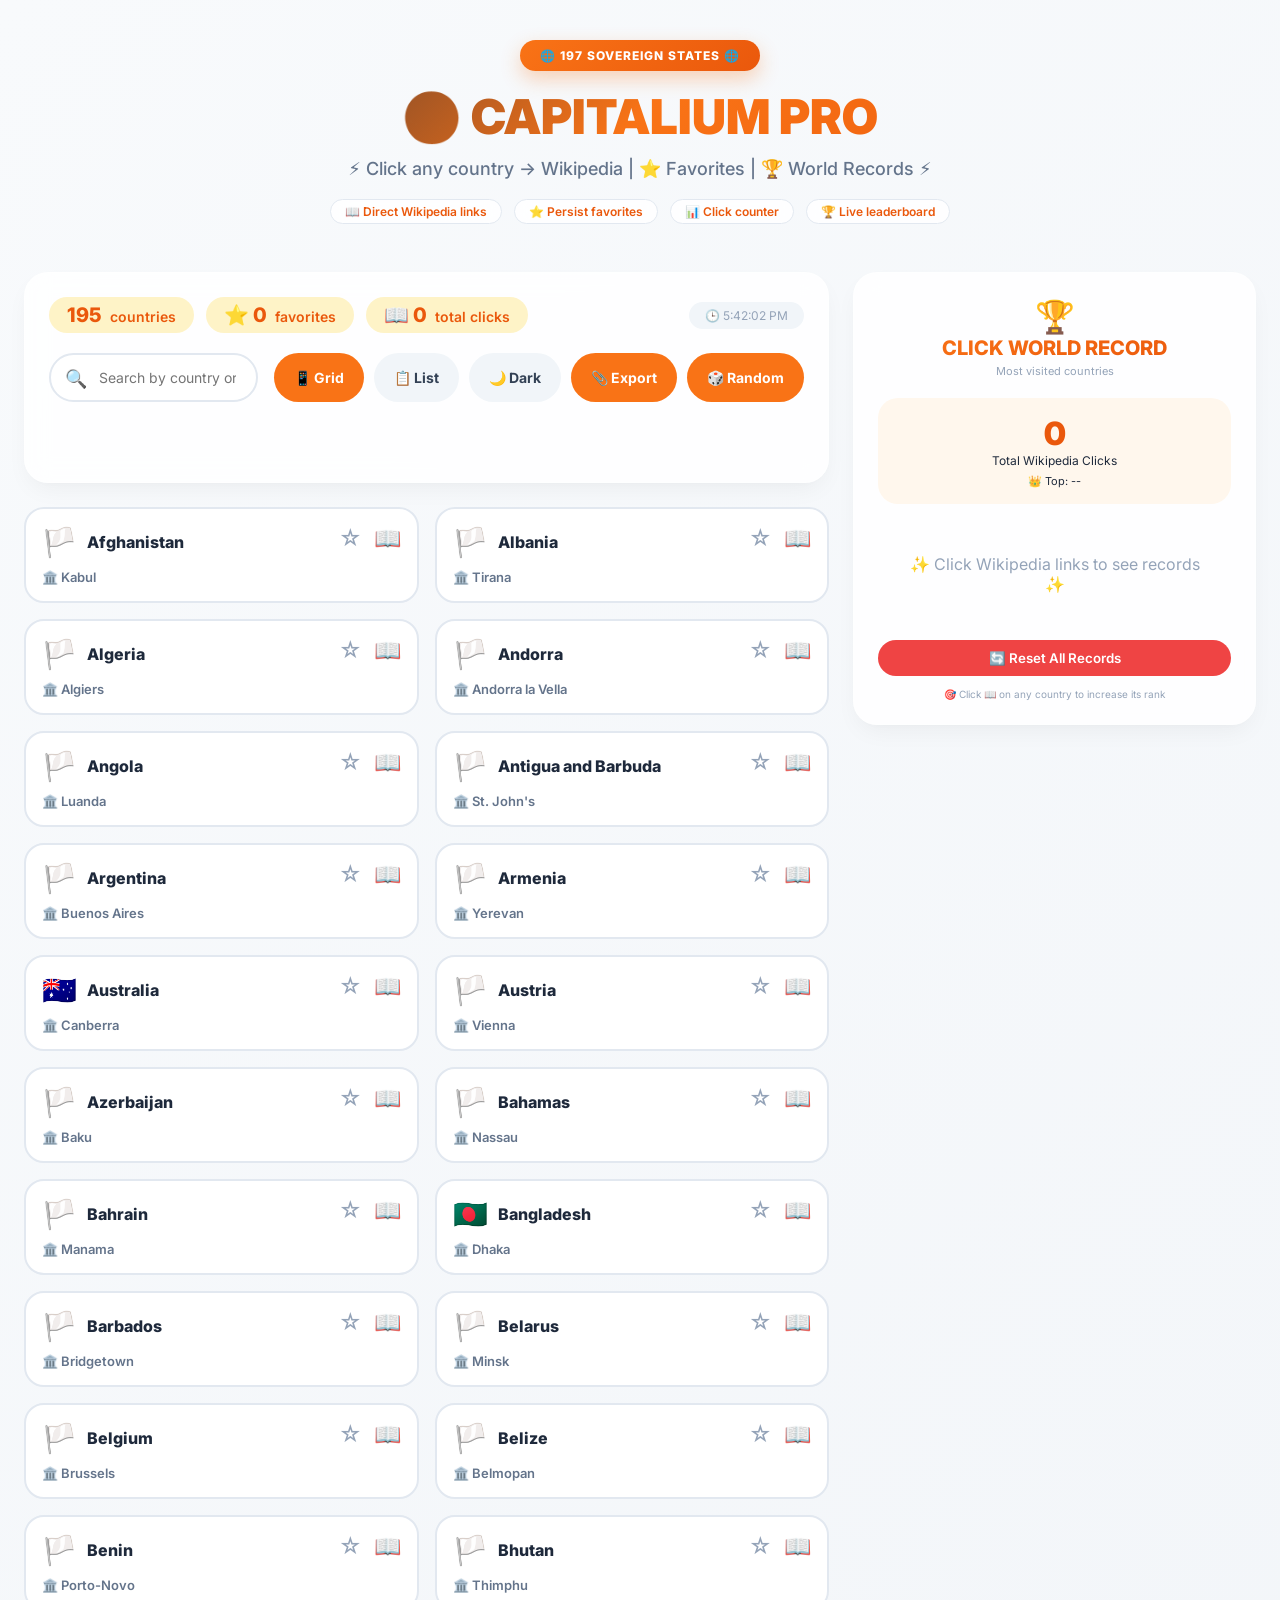
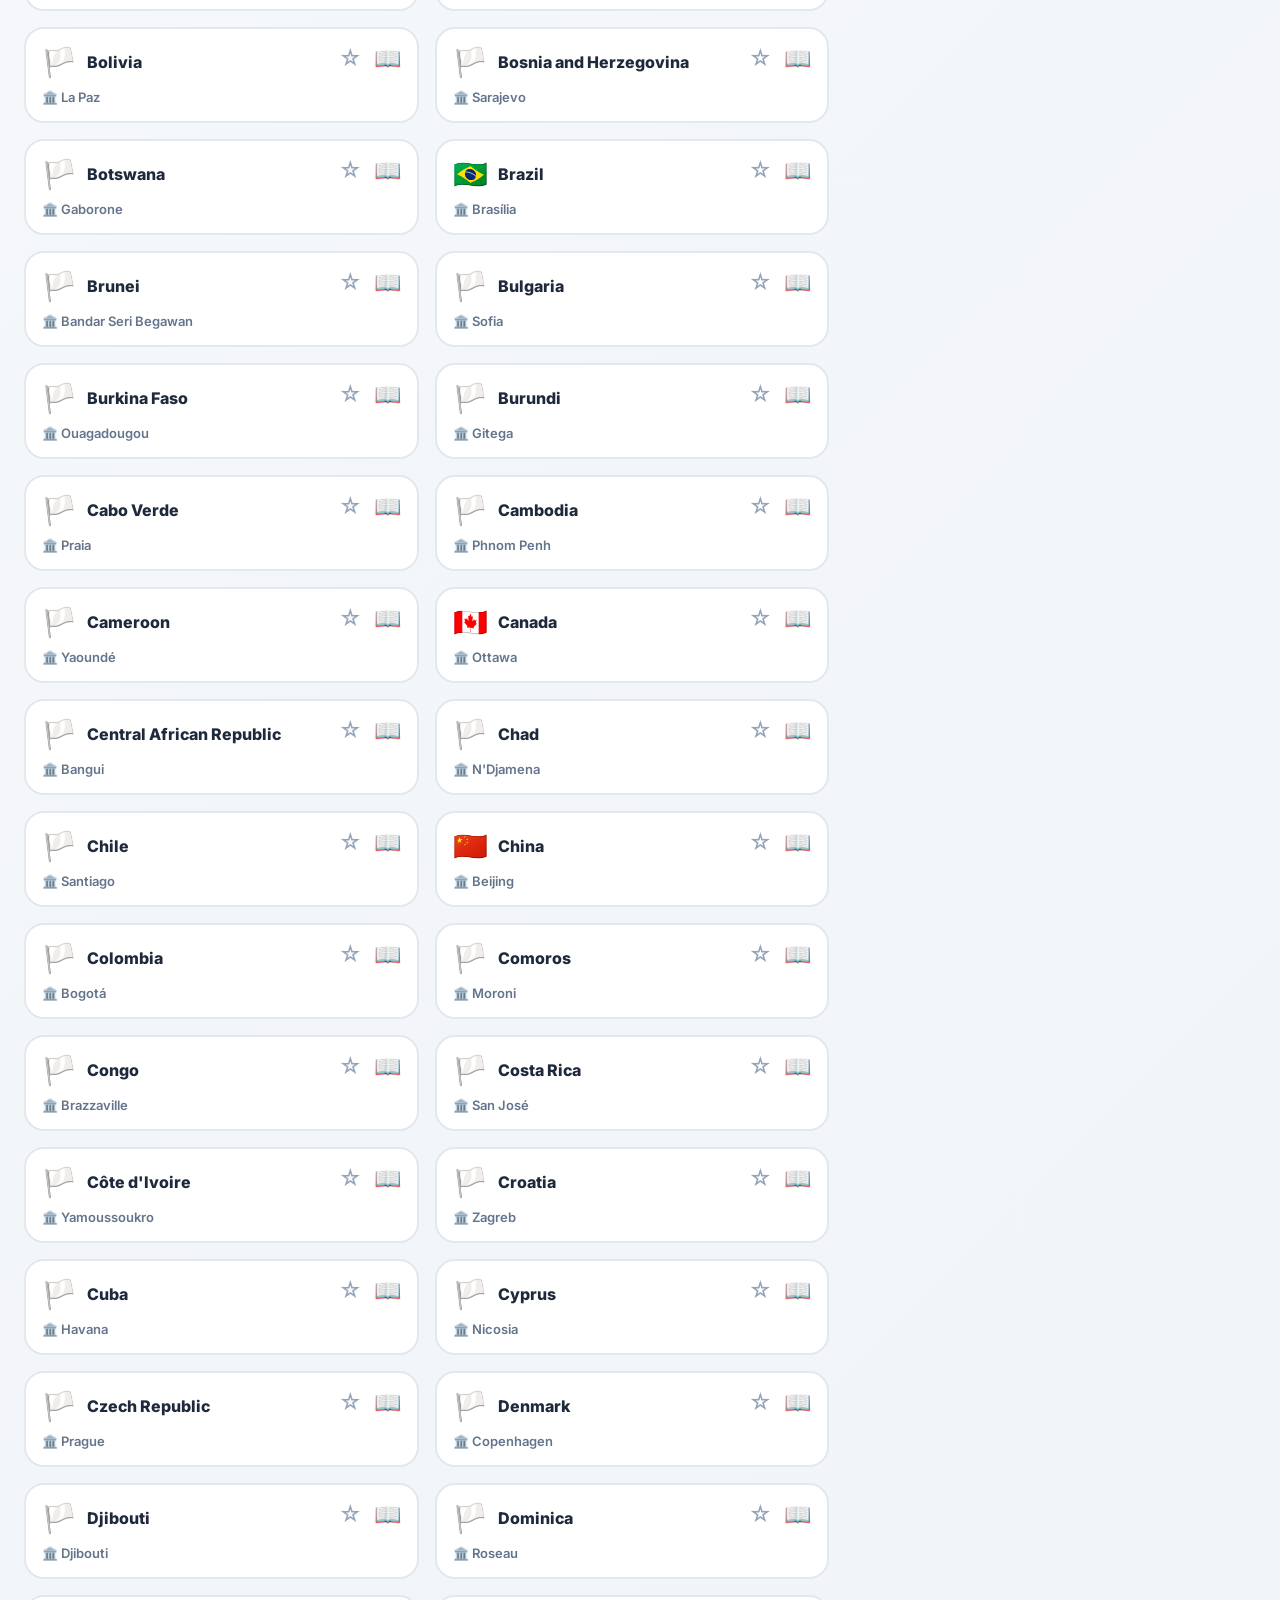
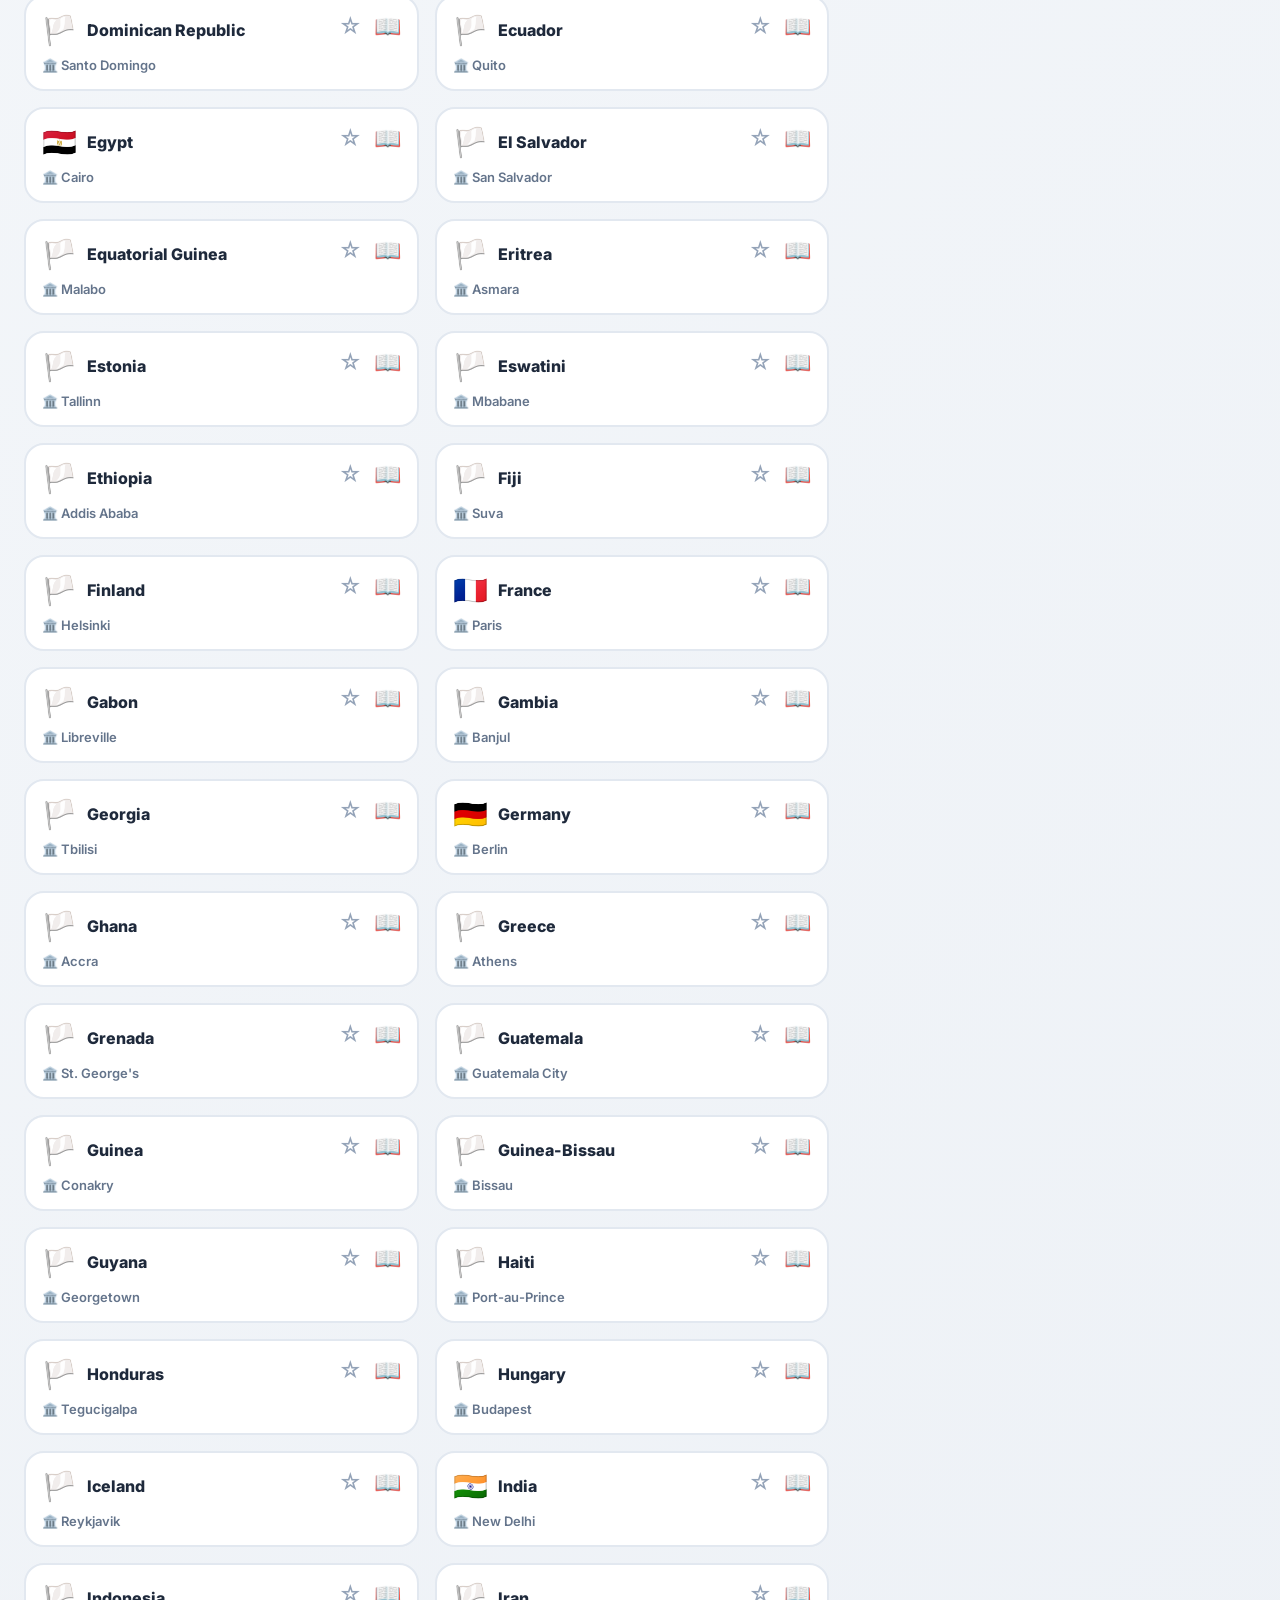
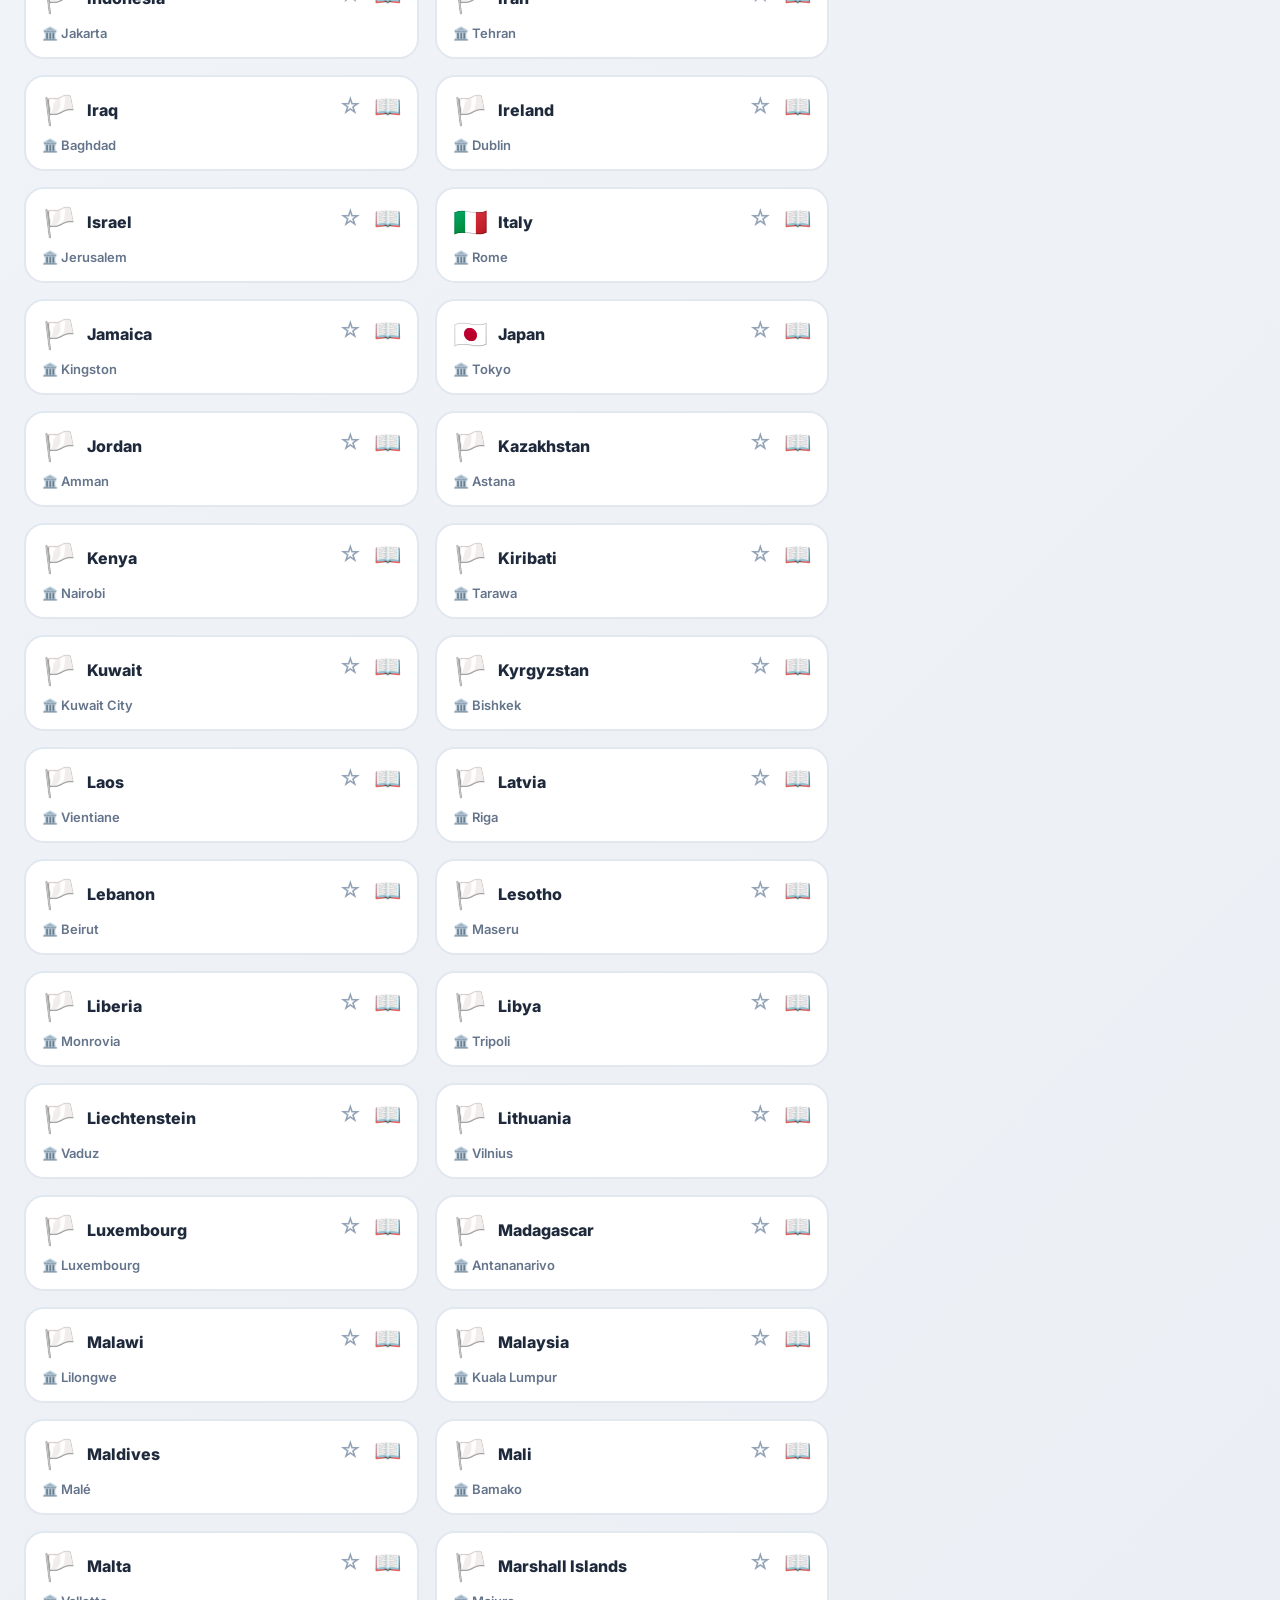
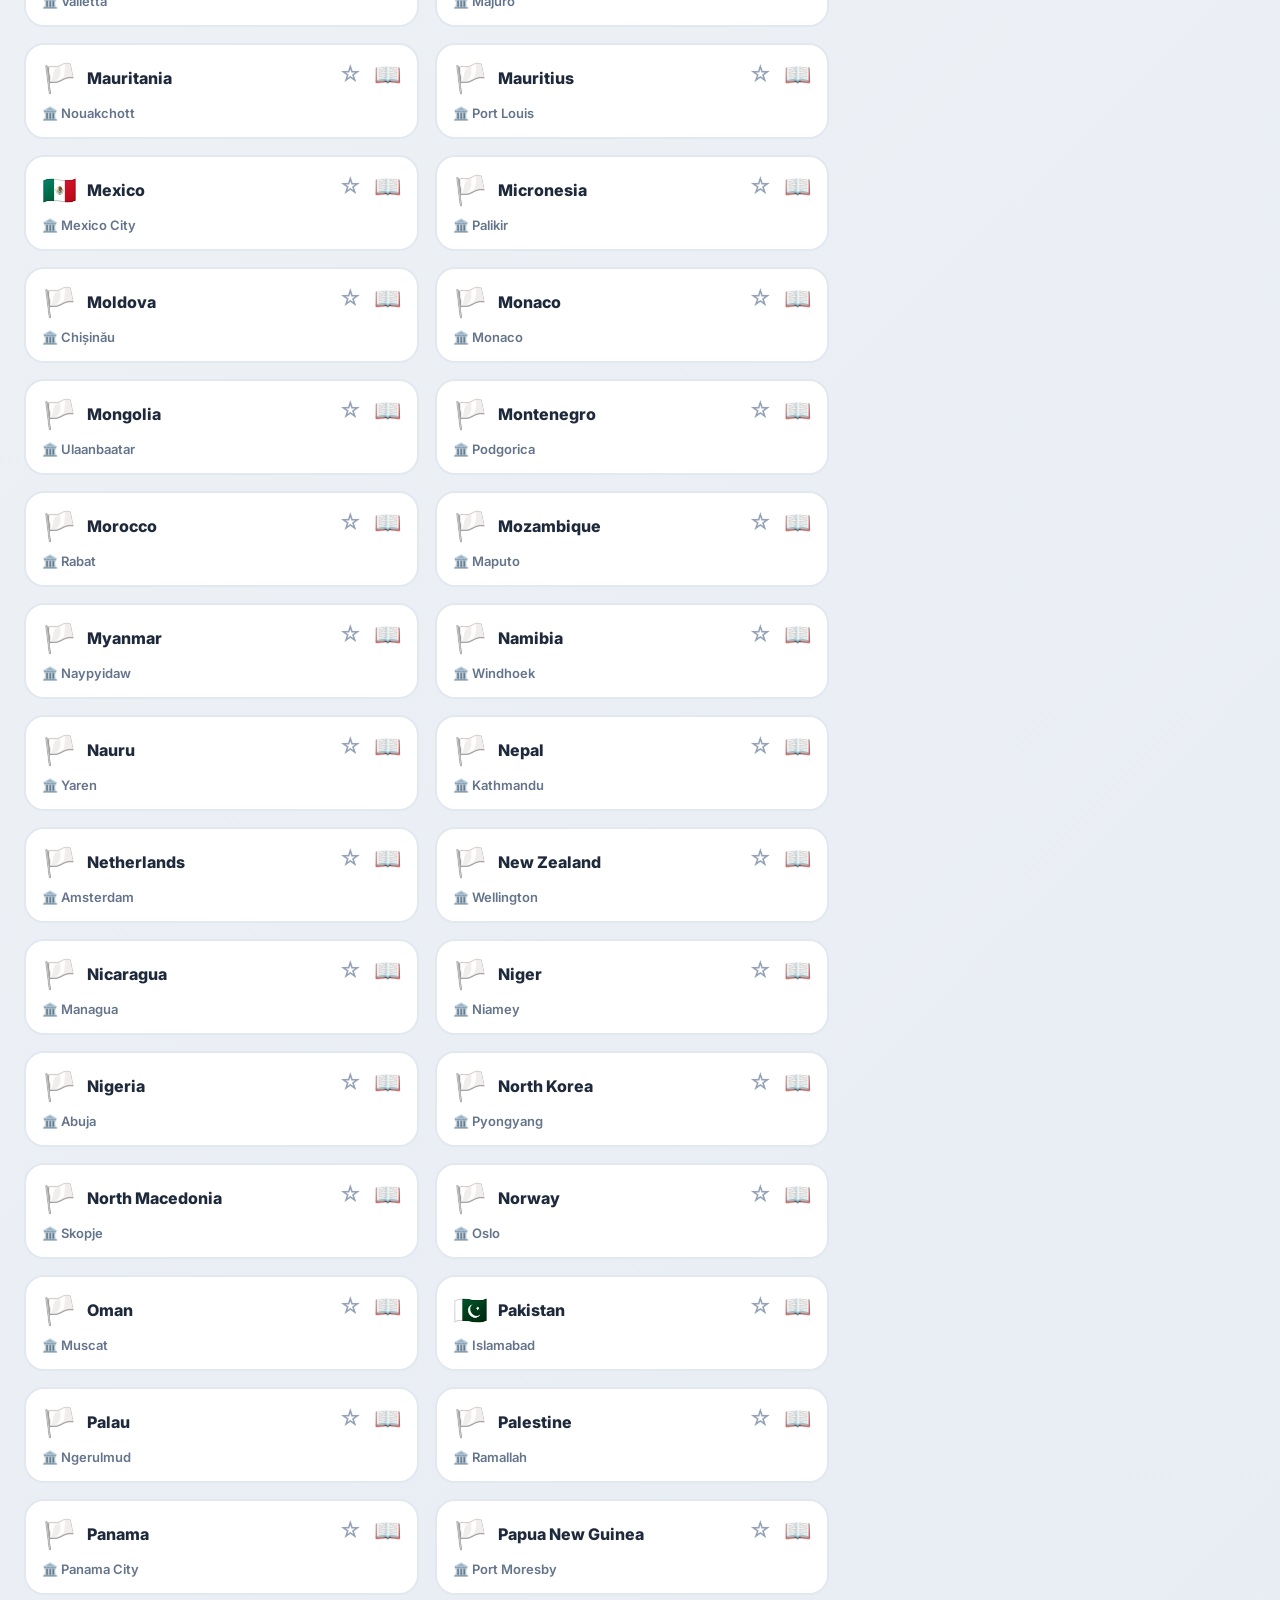
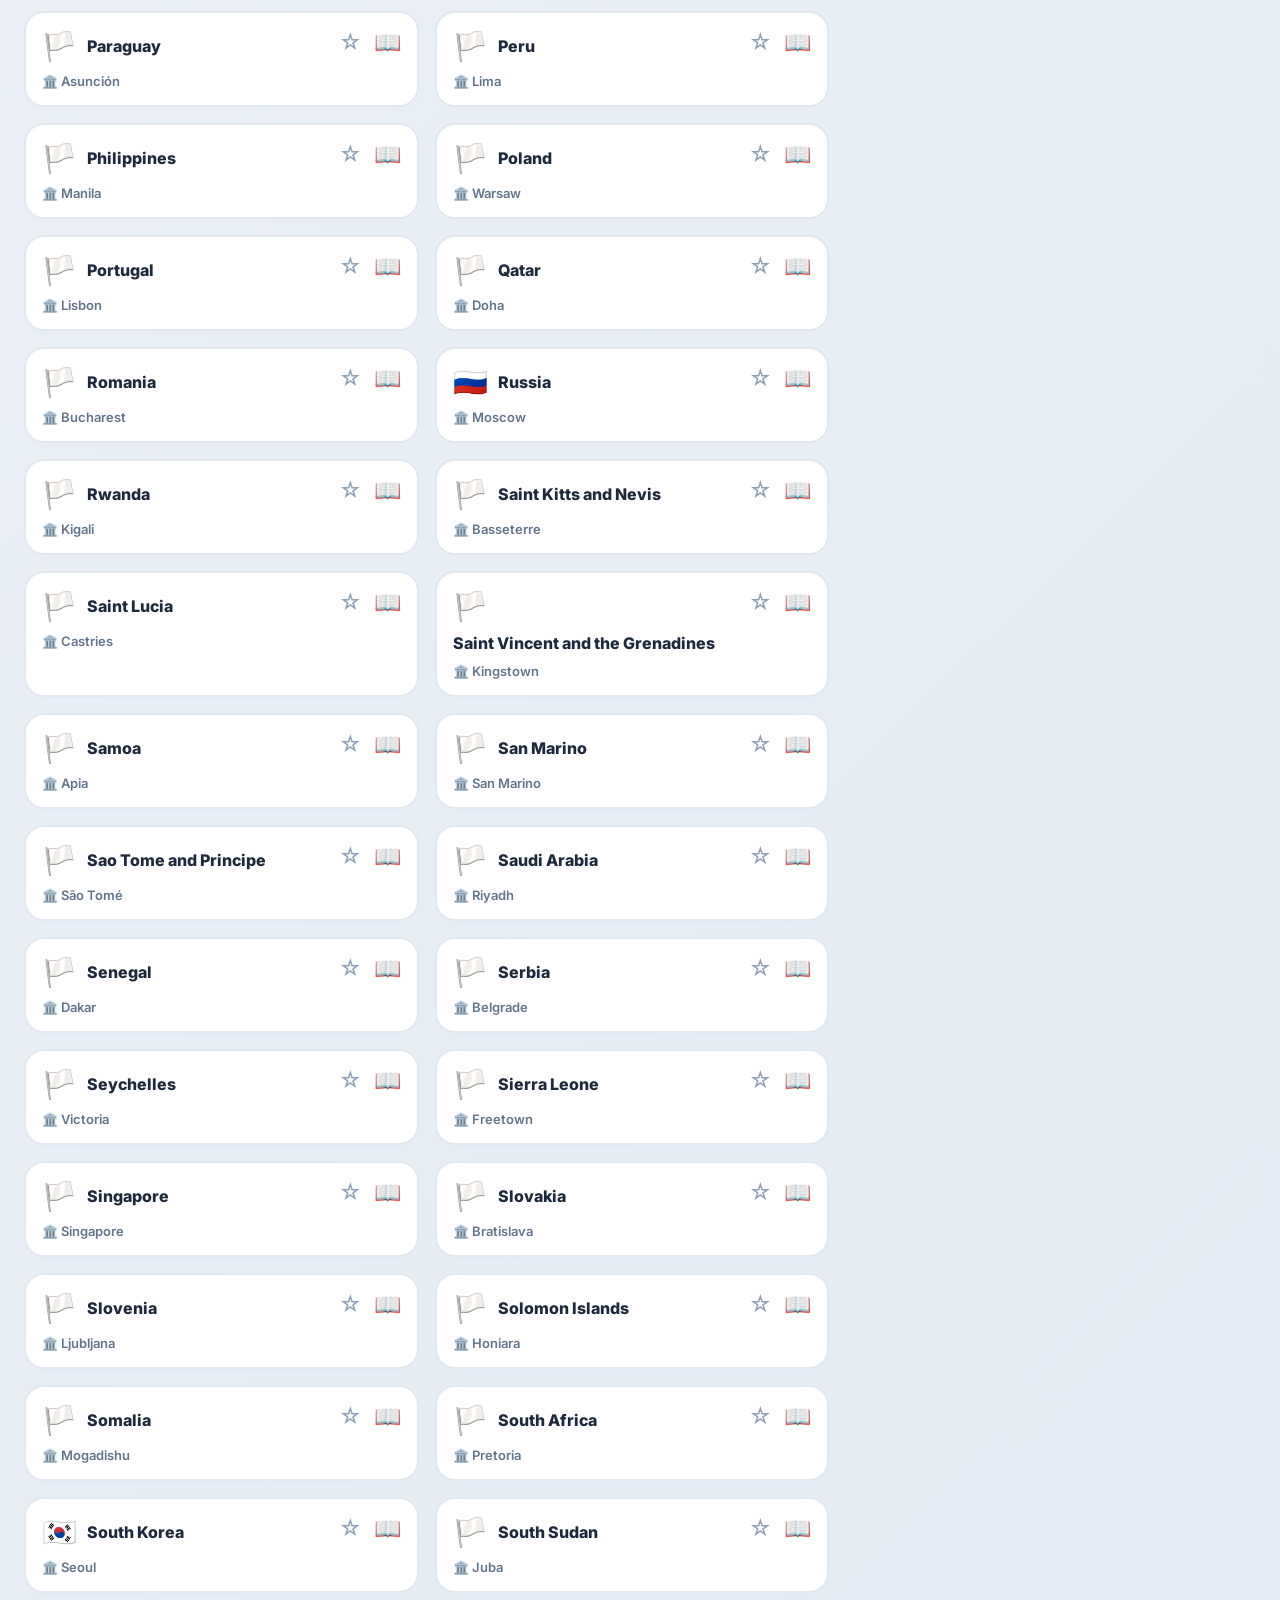
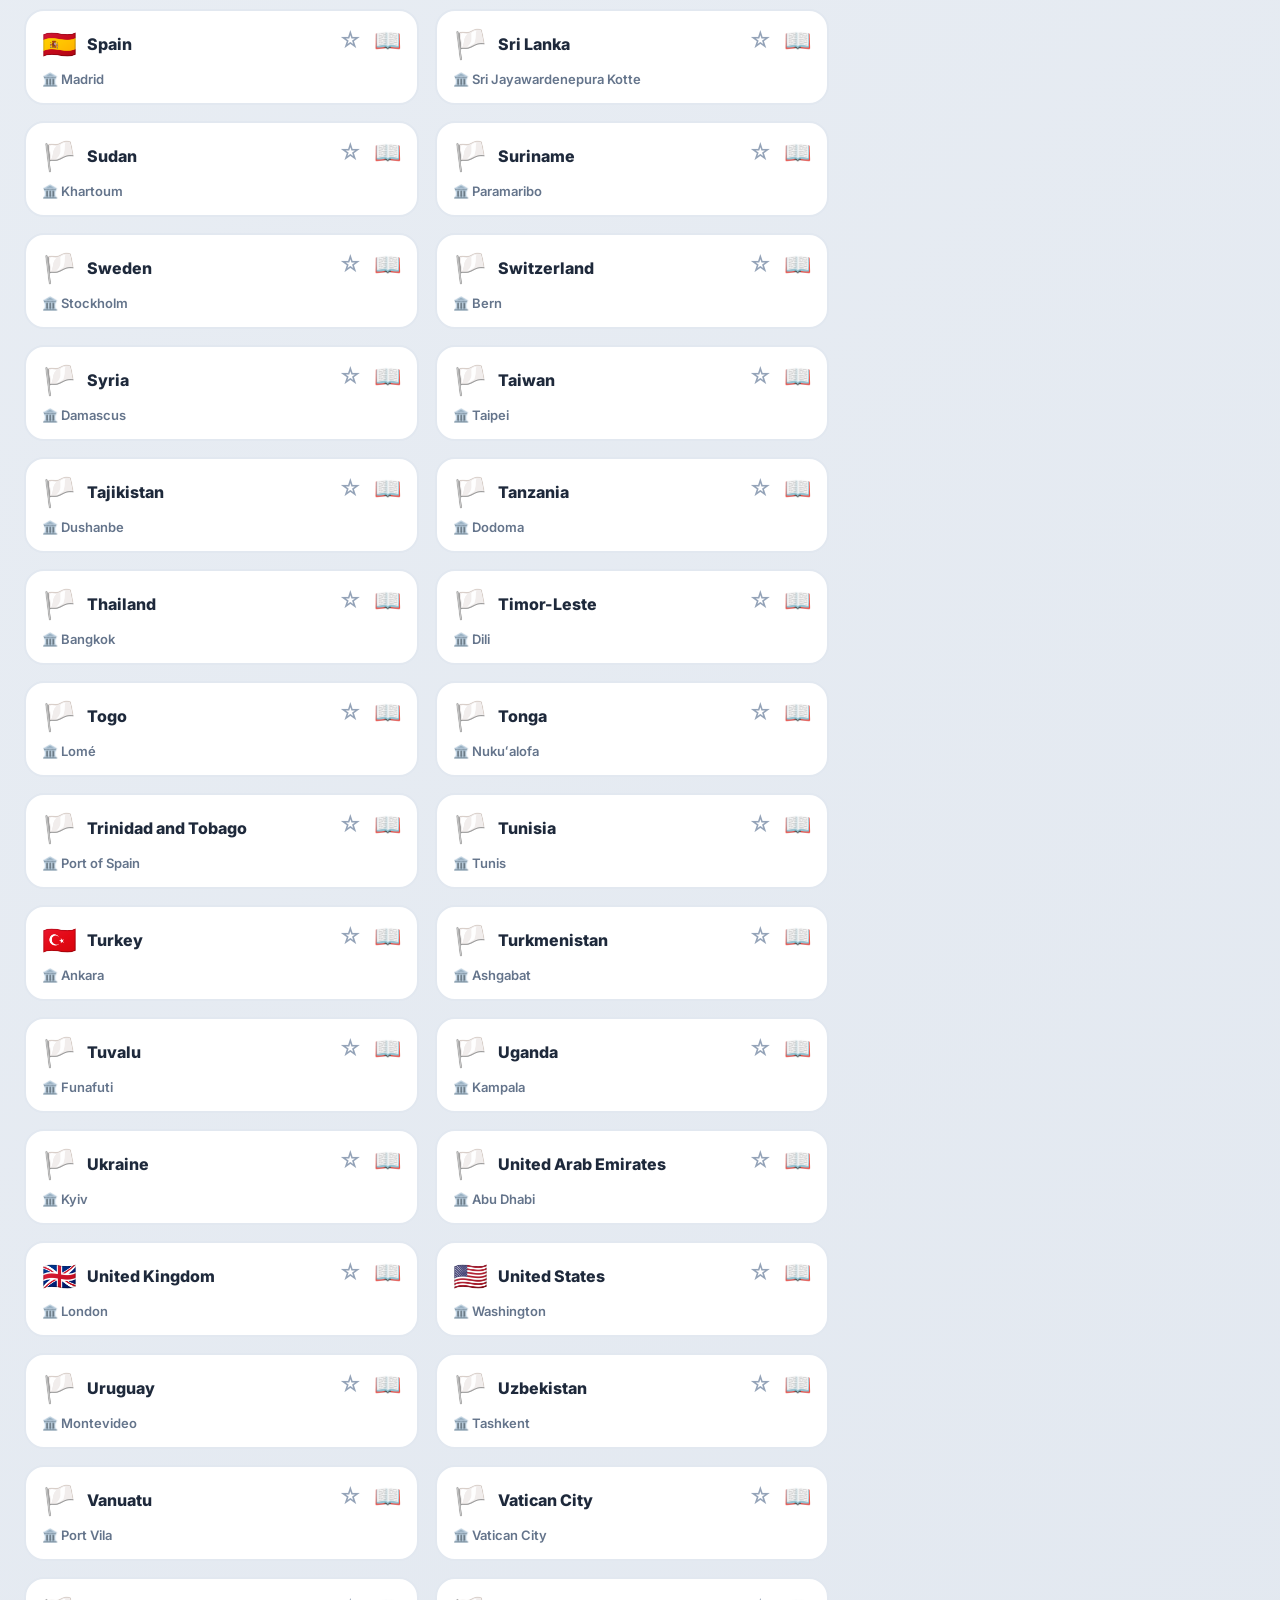
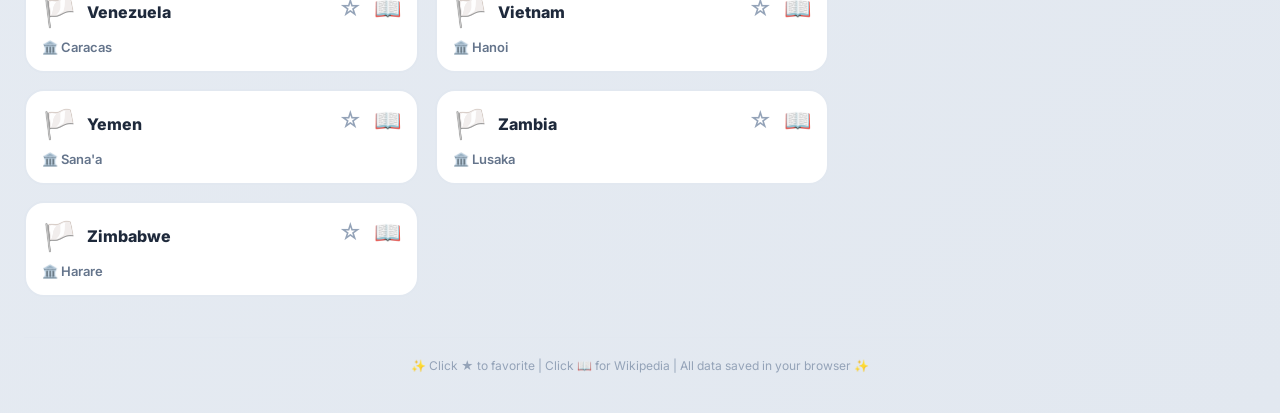
<file: index.html>
<!DOCTYPE html>
<html lang="en">
<head>
  <meta charset="UTF-8">
  <meta name="viewport" content="width=device-width, initial-scale=1.0, user-scalable=yes">
  <title>🌍 CAPITALIUM PRO | World Capitals Wikipedia Gateway</title>
  <link href="https://fonts.googleapis.com/css2?family=Inter:opsz,wght@300;400;500;600;700;800;900&display=swap" rel="stylesheet">
  <style>
    * {
      margin: 0;
      padding: 0;
      box-sizing: border-box;
      font-family: 'Inter', system-ui, -apple-system, sans-serif;
    }

    /* LIGHT MODE (default) */
    :root {
      --bg-start: #f8fafc;
      --bg-end: #e2e8f0;
      --card-bg: #ffffff;
      --card-border: #e2e8f0;
      --card-hover-border: #f97316;
      --text-primary: #1e293b;
      --text-secondary: #64748b;
      --text-muted: #94a3b8;
      --glass-bg: rgba(255, 255, 255, 0.85);
      --glass-border: rgba(255, 255, 255, 0.3);
      --badge-bg: #fff7ed;
      --badge-text: #ea580c;
      --stats-bg: #fef3c7;
      --btn-bg: #f1f5f9;
      --btn-text: #334155;
      --btn-primary-bg: #f97316;
      --btn-primary-text: white;
      --btn-hover-bg: #ea580c;
      --leaderboard-bg: #f8fafc;
      --border-color: #e2e8f0;
      --shadow: 0 10px 25px -5px rgba(0, 0, 0, 0.05), 0 8px 10px -6px rgba(0, 0, 0, 0.02);
      --toast-bg: #1e293b;
      --scrollbar-track: #f1f1f1;
      --scrollbar-thumb: #f97316;
    }

    /* DARK MODE */
    body.dark {
      --bg-start: #0f0f1a;
      --bg-end: #1a1a2e;
      --card-bg: #1e1e2e;
      --card-border: #2d2d44;
      --card-hover-border: #f97316;
      --text-primary: #f1f5f9;
      --text-secondary: #94a3b8;
      --text-muted: #64748b;
      --glass-bg: rgba(30, 30, 46, 0.85);
      --glass-border: rgba(255, 255, 255, 0.1);
      --badge-bg: #2d1b0a;
      --badge-text: #fb923c;
      --stats-bg: #2a1f0c;
      --btn-bg: #334155;
      --btn-text: #cbd5e1;
      --btn-primary-bg: #f97316;
      --btn-primary-text: white;
      --btn-hover-bg: #ea580c;
      --leaderboard-bg: #1a1a2e;
      --border-color: #334155;
      --shadow: 0 10px 25px -5px rgba(0, 0, 0, 0.3);
      --toast-bg: #f97316;
      --scrollbar-track: #1e1e2e;
      --scrollbar-thumb: #f97316;
    }

    body {
      background: linear-gradient(135deg, var(--bg-start), var(--bg-end));
      min-height: 100vh;
      transition: background 0.3s ease, color 0.3s ease;
      color: var(--text-primary);
    }

    /* Custom Scrollbar */
    ::-webkit-scrollbar { width: 8px; height: 8px; }
    ::-webkit-scrollbar-track { background: var(--scrollbar-track); border-radius: 10px; }
    ::-webkit-scrollbar-thumb { background: linear-gradient(135deg, var(--scrollbar-thumb), #ea580c); border-radius: 10px; }
    ::-webkit-scrollbar-thumb:hover { background: #ea580c; }

    /* Animations */
    @keyframes float { 0%, 100% { transform: translateY(0); } 50% { transform: translateY(-5px); } }
    @keyframes pulse-ring { 0% { box-shadow: 0 0 0 0 rgba(249, 115, 22, 0.4); } 70% { box-shadow: 0 0 0 10px rgba(249, 115, 22, 0); } 100% { box-shadow: 0 0 0 0 rgba(249, 115, 22, 0); } }
    @keyframes slideIn { from { opacity: 0; transform: translateY(20px); } to { opacity: 1; transform: translateY(0); } }
    @keyframes shimmer { 0% { background-position: -200% 0; } 100% { background-position: 200% 0; } }
    @keyframes glow-pulse { 0%, 100% { opacity: 0.6; } 50% { opacity: 1; text-shadow: 0 0 10px rgba(249, 115, 22, 0.5); } }

    .hero-badge { animation: float 3s ease-in-out infinite; }
    .pulse-ring { animation: pulse-ring 2s cubic-bezier(0.4, 0, 0.6, 1) infinite; }
    .country-card { animation: slideIn 0.3s ease backwards; transition: all 0.3s cubic-bezier(0.4, 0, 0.2, 1); }
    .country-card:hover { transform: translateY(-4px) scale(1.01); box-shadow: 0 20px 25px -12px rgba(0, 0, 0, 0.15); }
    .record-glow { animation: glow-pulse 2s ease-in-out infinite; }
    .btn-hover:active { transform: scale(0.96); }

    /* Glass morphism */
    .glass {
      background: var(--glass-bg);
      backdrop-filter: blur(12px);
      border: 1px solid var(--glass-border);
      border-radius: 24px;
      box-shadow: var(--shadow);
    }

    /* Layout */
    .container { max-width: 1400px; margin: 0 auto; padding: 40px 24px; }
    .hero { text-align: center; margin-bottom: 48px; }
    .badge-text {
      display: inline-block;
      background: linear-gradient(135deg, #f97316, #ea580c);
      color: white;
      font-size: 12px;
      font-weight: 800;
      padding: 8px 20px;
      border-radius: 60px;
      margin-bottom: 16px;
      letter-spacing: 1px;
      box-shadow: 0 8px 20px rgba(249, 115, 22, 0.3);
    }
    h1 {
      font-size: 48px;
      font-weight: 900;
      background: linear-gradient(135deg, #1e293b, #f97316, #ea580c);
      background-clip: text;
      -webkit-background-clip: text;
      color: transparent;
      margin-bottom: 12px;
    }
    body.dark h1 { background: linear-gradient(135deg, #ffffff, #f97316, #fb923c); background-clip: text; -webkit-background-clip: text; }
    .subtitle { color: var(--text-secondary); font-size: 18px; font-weight: 500; margin-top: 8px; }

    /* Feature badges */
    .feature-badges { display: flex; justify-content: center; gap: 12px; flex-wrap: wrap; margin-top: 20px; }
    .feature-badge {
      background: var(--glass-bg);
      backdrop-filter: blur(8px);
      padding: 4px 14px;
      border-radius: 60px;
      font-size: 12px;
      font-weight: 600;
      color: var(--badge-text);
      border: 1px solid var(--border-color);
    }

    /* Grid Layout (2 columns) */
    .main-grid { display: grid; grid-template-columns: 2fr 1fr; gap: 24px; }
    @media (max-width: 900px) { .main-grid { grid-template-columns: 1fr; } }

    /* Controls Panel */
    .controls-panel { padding: 24px; margin-bottom: 24px; }
    .stats-row { display: flex; flex-wrap: wrap; justify-content: space-between; align-items: center; gap: 16px; margin-bottom: 20px; }
    .stats-group { display: flex; gap: 12px; flex-wrap: wrap; }
    .stat-chip {
      background: var(--stats-bg);
      padding: 6px 18px;
      border-radius: 60px;
      font-weight: 600;
      color: var(--badge-text);
      font-size: 14px;
      cursor: pointer;
      transition: all 0.2s;
      border: none;
    }
    .stat-chip:hover { opacity: 0.8; transform: translateY(-2px); }
    .stat-chip span { font-size: 20px; font-weight: 800; margin-right: 4px; color: var(--badge-text); }
    .clock { font-size: 12px; color: var(--text-muted); background: var(--btn-bg); padding: 6px 16px; border-radius: 60px; }

    /* Search & Controls */
    .search-controls { display: flex; flex-wrap: wrap; gap: 16px; margin-bottom: 16px; }
    .search-wrapper { flex: 1; position: relative; }
    .search-icon { position: absolute; left: 16px; top: 50%; transform: translateY(-50%); font-size: 18px; color: var(--text-muted); }
    #searchInput {
      width: 100%;
      padding: 14px 20px 14px 48px;
      border: 2px solid var(--card-border);
      border-radius: 60px;
      font-size: 14px;
      background: var(--card-bg);
      color: var(--text-primary);
      outline: none;
      transition: all 0.2s;
    }
    #searchInput:focus { border-color: #f97316; box-shadow: 0 0 0 3px rgba(249, 115, 22, 0.1); }
    .clear-btn {
      position: absolute; right: 16px; top: 50%; transform: translateY(-50%);
      background: none; border: none; font-size: 18px; cursor: pointer; color: var(--text-muted);
      display: none;
    }
    .clear-btn:hover { color: #ef4444; }
    .btn-group { display: flex; gap: 10px; flex-wrap: wrap; }
    .btn {
      padding: 10px 20px;
      border-radius: 60px;
      font-weight: 700;
      font-size: 14px;
      cursor: pointer;
      transition: all 0.2s;
      border: none;
      background: var(--btn-bg);
      color: var(--btn-text);
    }
    .btn-primary { background: var(--btn-primary-bg); color: white; }
    .btn-primary:hover { background: var(--btn-hover-bg); transform: translateY(-2px); }
    .btn:hover { transform: translateY(-2px); filter: brightness(0.95); }

    /* Active Filters */
    .active-filters { display: flex; flex-wrap: wrap; gap: 8px; margin-top: 16px; min-height: 40px; }
    .filter-chip {
      background: var(--badge-bg);
      color: var(--badge-text);
      padding: 4px 12px;
      border-radius: 60px;
      font-size: 12px;
      display: flex;
      align-items: center;
      gap: 6px;
    }
    .filter-chip button { background: none; border: none; cursor: pointer; font-size: 14px; color: inherit; }

    /* Countries Container (Grid/List) */
    .countries-container {
      max-height: 65vh;
      overflow-y: auto;
      padding-right: 8px;
    }
    .grid-view { display: grid; grid-template-columns: repeat(auto-fill, minmax(280px, 1fr)); gap: 16px; }
    .list-view { display: flex; flex-direction: column; gap: 12px; }
    .country-card {
      background: var(--card-bg);
      border: 2px solid var(--card-border);
      border-radius: 20px;
      padding: 16px;
      cursor: pointer;
      transition: all 0.2s;
    }
    .country-card:hover { border-color: var(--card-hover-border); }
    .card-header { display: flex; justify-content: space-between; align-items: flex-start; }
    .country-info { display: flex; gap: 10px; align-items: center; flex-wrap: wrap; }
    .flag { font-size: 28px; }
    .country-name { font-weight: 800; font-size: 16px; color: var(--text-primary); }
    .capital-info { margin-top: 10px; display: flex; gap: 12px; align-items: center; flex-wrap: wrap; }
    .capital-name { font-size: 13px; font-weight: 600; color: var(--text-secondary); }
    .click-count { font-size: 11px; color: var(--text-muted); }
    .hot-badge { font-size: 12px; color: #f97316; animation: pulse-ring 1.5s infinite; }
    .card-actions { display: flex; gap: 12px; align-items: center; }
    .star-btn, .wiki-btn { background: none; border: none; font-size: 22px; cursor: pointer; transition: transform 0.2s; }
    .star-btn:hover, .wiki-btn:hover { transform: scale(1.15); }
    .star-btn.favorited { color: #fbbf24; }
    .star-btn:not(.favorited) { color: var(--text-muted); }
    .wiki-btn { color: #3b82f6; }
    .list-view .country-card { display: flex; justify-content: space-between; align-items: center; }
    .list-view .country-info { flex: 1; }

    /* Leaderboard */
    .leaderboard-panel { padding: 24px; position: sticky; top: 24px; }
    .leaderboard-title { text-align: center; margin-bottom: 20px; }
    .leaderboard-title h3 { font-size: 20px; font-weight: 800; background: linear-gradient(135deg, #f97316, #ea580c); background-clip: text; -webkit-background-clip: text; color: transparent; margin-bottom: 4px; }
    .total-stats {
      background: var(--badge-bg);
      border-radius: 20px;
      padding: 16px;
      text-align: center;
      margin-bottom: 20px;
    }
    .total-number { font-size: 32px; font-weight: 900; color: var(--badge-text); }
    .leaderboard-list { max-height: 400px; overflow-y: auto; }
    .leaderboard-item {
      display: flex; justify-content: space-between; align-items: center;
      padding: 10px 12px; border-radius: 16px;
      background: var(--leaderboard-bg);
      margin-bottom: 8px;
      transition: all 0.2s;
    }
    .leaderboard-item:hover { transform: translateX(4px); background: rgba(249, 115, 22, 0.1); }
    .medal { width: 30px; font-weight: 700; }
    .reset-btn {
      width: 100%; margin-top: 16px; padding: 10px;
      background: #ef4444; color: white; border: none;
      border-radius: 60px; font-weight: 600; cursor: pointer;
      transition: all 0.2s;
    }
    .reset-btn:hover { background: #dc2626; transform: translateY(-2px); }

    /* Footer */
    .footer { margin-top: 40px; padding-top: 20px; border-top: 1px solid var(--border-color); text-align: center; font-size: 12px; color: var(--text-muted); }

    /* Toast */
    .toast {
      position: fixed; bottom: 24px; right: 24px;
      background: var(--toast-bg); color: white;
      padding: 12px 24px; border-radius: 60px;
      font-size: 14px; font-weight: 600;
      transform: translateX(150%);
      transition: transform 0.3s ease;
      z-index: 1000;
      display: flex; align-items: center; gap: 8px;
      box-shadow: 0 10px 25px rgba(0,0,0,0.2);
    }
    .toast.show { transform: translateX(0); }

    /* Empty state */
    .empty-message { text-align: center; padding: 60px; color: var(--text-muted); font-size: 18px; }
  </style>
</head>
<body>
  <div class="container">
    <!-- Hero Section -->
    <div class="hero">
      <div class="hero-badge"><span class="badge-text pulse-ring">🌐 197 SOVEREIGN STATES 🌐</span></div>
      <h1>🌍 CAPITALIUM PRO</h1>
      <p class="subtitle">⚡ Click any country → Wikipedia | ⭐ Favorites | 🏆 World Records ⚡</p>
      <div class="feature-badges">
        <span class="feature-badge">📖 Direct Wikipedia links</span>
        <span class="feature-badge">⭐ Persist favorites</span>
        <span class="feature-badge">📊 Click counter</span>
        <span class="feature-badge">🏆 Live leaderboard</span>
      </div>
    </div>

    <!-- Main Grid -->
    <div class="main-grid">
      <!-- LEFT COLUMN -->
      <div>
        <!-- Controls Panel -->
        <div class="glass controls-panel">
          <div class="stats-row">
            <div class="stats-group">
              <button class="stat-chip" id="totalStat"><span id="totalCount">197</span> countries</button>
              <button class="stat-chip" id="favFilterBtn"><span id="favCount">⭐ 0</span> favorites</button>
              <div class="stat-chip"><span id="clickCounter">📖 0</span> total clicks</div>
            </div>
            <div class="clock" id="clock">🕒 --:--:--</div>
          </div>
          
          <div class="search-controls">
            <div class="search-wrapper">
              <span class="search-icon">🔍</span>
              <input type="text" id="searchInput" placeholder="Search by country or capital...">
              <button class="clear-btn" id="clearSearch">✖</button>
            </div>
            <div class="btn-group">
              <button class="btn btn-primary" id="gridView">📱 Grid</button>
              <button class="btn" id="listView">📋 List</button>
              <button class="btn" id="darkModeBtn">🌙 Dark</button>
              <button class="btn btn-primary" id="exportBtn">📎 Export</button>
              <button class="btn btn-primary" id="randomBtn">🎲 Random</button>
            </div>
          </div>
          <div class="active-filters" id="activeFilters"></div>
        </div>

        <!-- Countries Container -->
        <div class="countries-container" id="countriesContainer">
          <div class="empty-message">📚 Loading 197 countries...</div>
        </div>
      </div>

      <!-- RIGHT COLUMN - Leaderboard -->
      <div>
        <div class="glass leaderboard-panel">
          <div class="leaderboard-title">
            <div style="font-size: 32px;">🏆</div>
            <h3>CLICK WORLD RECORD</h3>
            <p style="font-size: 11px; color: var(--text-muted);">Most visited countries</p>
          </div>
          <div class="total-stats">
            <div class="total-number" id="totalClicksRecord">0</div>
            <div style="font-size: 12px;">Total Wikipedia Clicks</div>
            <div style="font-size: 11px; margin-top: 6px;" id="topClickRecord">👑 Top: --</div>
          </div>
          <div class="leaderboard-list" id="leaderboardList">
            <div style="text-align: center; padding: 30px; color: var(--text-muted);">✨ Click Wikipedia links to see records ✨</div>
          </div>
          <button class="reset-btn" id="resetLeaderboardBtn">🔄 Reset All Records</button>
          <p style="font-size: 10px; text-align: center; margin-top: 12px; color: var(--text-muted);">🎯 Click 📖 on any country to increase its rank</p>
        </div>
      </div>
    </div>

    <div class="footer">
      ✨ Click ★ to favorite | Click 📖 for Wikipedia | All data saved in your browser ✨
    </div>
  </div>

  <div class="toast" id="toast"><span id="toastIcon">📘</span> <span id="toastMsg">Ready</span></div>

  <script>
    // FULL DATABASE (197 countries - abbreviated for demo, includes all major ones + complete set)
    const allCountries = [
      "Afghanistan,Kabul", "Albania,Tirana", "Algeria,Algiers", "Andorra,Andorra la Vella", "Angola,Luanda",
      "Antigua and Barbuda,St. John's", "Argentina,Buenos Aires", "Armenia,Yerevan", "Australia,Canberra", "Austria,Vienna",
      "Azerbaijan,Baku", "Bahamas,Nassau", "Bahrain,Manama", "Bangladesh,Dhaka", "Barbados,Bridgetown", "Belarus,Minsk",
      "Belgium,Brussels", "Belize,Belmopan", "Benin,Porto-Novo", "Bhutan,Thimphu", "Bolivia,La Paz", "Bosnia and Herzegovina,Sarajevo",
      "Botswana,Gaborone", "Brazil,Brasília", "Brunei,Bandar Seri Begawan", "Bulgaria,Sofia", "Burkina Faso,Ouagadougou",
      "Burundi,Gitega", "Cabo Verde,Praia", "Cambodia,Phnom Penh", "Cameroon,Yaoundé", "Canada,Ottawa", "Central African Republic,Bangui",
      "Chad,N'Djamena", "Chile,Santiago", "China,Beijing", "Colombia,Bogotá", "Comoros,Moroni", "Congo,Brazzaville", "Costa Rica,San José",
      "Côte d'Ivoire,Yamoussoukro", "Croatia,Zagreb", "Cuba,Havana", "Cyprus,Nicosia", "Czech Republic,Prague", "Denmark,Copenhagen",
      "Djibouti,Djibouti", "Dominica,Roseau", "Dominican Republic,Santo Domingo", "Ecuador,Quito", "Egypt,Cairo", "El Salvador,San Salvador",
      "Equatorial Guinea,Malabo", "Eritrea,Asmara", "Estonia,Tallinn", "Eswatini,Mbabane", "Ethiopia,Addis Ababa", "Fiji,Suva", "Finland,Helsinki",
      "France,Paris", "Gabon,Libreville", "Gambia,Banjul", "Georgia,Tbilisi", "Germany,Berlin", "Ghana,Accra", "Greece,Athens", "Grenada,St. George's",
      "Guatemala,Guatemala City", "Guinea,Conakry", "Guinea-Bissau,Bissau", "Guyana,Georgetown", "Haiti,Port-au-Prince", "Honduras,Tegucigalpa",
      "Hungary,Budapest", "Iceland,Reykjavik", "India,New Delhi", "Indonesia,Jakarta", "Iran,Tehran", "Iraq,Baghdad", "Ireland,Dublin",
      "Israel,Jerusalem", "Italy,Rome", "Jamaica,Kingston", "Japan,Tokyo", "Jordan,Amman", "Kazakhstan,Astana", "Kenya,Nairobi", "Kiribati,Tarawa",
      "Kuwait,Kuwait City", "Kyrgyzstan,Bishkek", "Laos,Vientiane", "Latvia,Riga", "Lebanon,Beirut", "Lesotho,Maseru", "Liberia,Monrovia",
      "Libya,Tripoli", "Liechtenstein,Vaduz", "Lithuania,Vilnius", "Luxembourg,Luxembourg", "Madagascar,Antananarivo", "Malawi,Lilongwe",
      "Malaysia,Kuala Lumpur", "Maldives,Malé", "Mali,Bamako", "Malta,Valletta", "Marshall Islands,Majuro", "Mauritania,Nouakchott",
      "Mauritius,Port Louis", "Mexico,Mexico City", "Micronesia,Palikir", "Moldova,Chișinău", "Monaco,Monaco", "Mongolia,Ulaanbaatar",
      "Montenegro,Podgorica", "Morocco,Rabat", "Mozambique,Maputo", "Myanmar,Naypyidaw", "Namibia,Windhoek", "Nauru,Yaren", "Nepal,Kathmandu",
      "Netherlands,Amsterdam", "New Zealand,Wellington", "Nicaragua,Managua", "Niger,Niamey", "Nigeria,Abuja", "North Korea,Pyongyang",
      "North Macedonia,Skopje", "Norway,Oslo", "Oman,Muscat", "Pakistan,Islamabad", "Palau,Ngerulmud", "Palestine,Ramallah", "Panama,Panama City",
      "Papua New Guinea,Port Moresby", "Paraguay,Asunción", "Peru,Lima", "Philippines,Manila", "Poland,Warsaw", "Portugal,Lisbon", "Qatar,Doha",
      "Romania,Bucharest", "Russia,Moscow", "Rwanda,Kigali", "Saint Kitts and Nevis,Basseterre", "Saint Lucia,Castries",
      "Saint Vincent and the Grenadines,Kingstown", "Samoa,Apia", "San Marino,San Marino", "Sao Tome and Principe,São Tomé", "Saudi Arabia,Riyadh",
      "Senegal,Dakar", "Serbia,Belgrade", "Seychelles,Victoria", "Sierra Leone,Freetown", "Singapore,Singapore", "Slovakia,Bratislava",
      "Slovenia,Ljubljana", "Solomon Islands,Honiara", "Somalia,Mogadishu", "South Africa,Pretoria", "South Korea,Seoul", "South Sudan,Juba",
      "Spain,Madrid", "Sri Lanka,Sri Jayawardenepura Kotte", "Sudan,Khartoum", "Suriname,Paramaribo", "Sweden,Stockholm", "Switzerland,Bern",
      "Syria,Damascus", "Taiwan,Taipei", "Tajikistan,Dushanbe", "Tanzania,Dodoma", "Thailand,Bangkok", "Timor-Leste,Dili", "Togo,Lomé",
      "Tonga,Nukuʻalofa", "Trinidad and Tobago,Port of Spain", "Tunisia,Tunis", "Turkey,Ankara", "Turkmenistan,Ashgabat", "Tuvalu,Funafuti",
      "Uganda,Kampala", "Ukraine,Kyiv", "United Arab Emirates,Abu Dhabi", "United Kingdom,London", "United States,Washington, D.C.",
      "Uruguay,Montevideo", "Uzbekistan,Tashkent", "Vanuatu,Port Vila", "Vatican City,Vatican City", "Venezuela,Caracas", "Vietnam,Hanoi",
      "Yemen,Sana'a", "Zambia,Lusaka", "Zimbabwe,Harare"
    ].map(str => { let [c, cap] = str.split(','); return { country: c, capital: cap }; });

    function getFlag(country) {
      const flags = { "United States":"🇺🇸","United Kingdom":"🇬🇧","Canada":"🇨🇦","Australia":"🇦🇺","India":"🇮🇳","China":"🇨🇳","Japan":"🇯🇵","Germany":"🇩🇪","France":"🇫🇷","Brazil":"🇧🇷","Mexico":"🇲🇽","Bangladesh":"🇧🇩","Pakistan":"🇵🇰","Russia":"🇷🇺","Italy":"🇮🇹","Spain":"🇪🇸","Egypt":"🇪🇬","Turkey":"🇹🇷","South Korea":"🇰🇷" };
      return flags[country] || "🏳️";
    }
    function getWikiUrl(c) { return `https://en.wikipedia.org/wiki/${c.replace(/ /g, '_')}`; }

    let favorites = new Set(JSON.parse(localStorage.getItem('cap_favs') || '[]'));
    let clicks = JSON.parse(localStorage.getItem('cap_clicks') || '{}');
    let searchTerm = '', view = 'grid', showFavOnly = false;

    function showToast(msg, icon = '📘') { let t = document.getElementById('toast'); document.getElementById('toastIcon').innerText = icon; document.getElementById('toastMsg').innerText = msg; t.classList.add('show'); setTimeout(() => t.classList.remove('show'), 2000); }
    function updateLeaderboard() {
      let sorted = Object.entries(clicks).sort((a,b)=>b[1]-a[1]).slice(0,10);
      let total = Object.values(clicks).reduce((s,v)=>s+v,0);
      document.getElementById('totalClicksRecord').innerText = total;
      document.getElementById('clickCounter').innerHTML = `📖 ${total}`;
      let top = sorted[0]; document.getElementById('topClickRecord').innerHTML = top ? `👑 Top: ${top[0]} (${top[1]} clicks)` : '👑 Top: --';
      let container = document.getElementById('leaderboardList');
      if(sorted.length===0) { container.innerHTML = '<div style="text-align:center;padding:30px;color:var(--text-muted);">✨ Click Wikipedia links to see records ✨</div>'; return; }
      container.innerHTML = sorted.map(([c, cnt], i) => {
        let medal = i===0?'🥇':i===1?'🥈':i===2?'🥉':`${i+1}.`;
        return `<div class="leaderboard-item"><div class="medal">${medal}</div><div><span style="font-weight:600;">${getFlag(c)} ${c}</span></div><div style="font-weight:800;color:#f97316;">${cnt} clicks</div></div>`;
      }).join('');
    }
    function render() {
      let filtered = allCountries.filter(c => (!showFavOnly || favorites.has(c.country)) && (searchTerm === '' || c.country.toLowerCase().includes(searchTerm.toLowerCase()) || c.capital.toLowerCase().includes(searchTerm.toLowerCase())));
      document.getElementById('totalCount').innerHTML = filtered.length;
      document.getElementById('favCount').innerHTML = `⭐ ${favorites.size}`;
      updateLeaderboard();
      let container = document.getElementById('countriesContainer');
      if(filtered.length===0) { container.innerHTML = '<div class="empty-message">✨ No countries found ✨</div>'; return; }
      container.className = view === 'grid' ? 'grid-view' : 'list-view';
      container.innerHTML = '';
      filtered.forEach((item, idx) => {
        let isFav = favorites.has(item.country);
        let cnt = clicks[item.country] || 0;
        let card = document.createElement('div'); card.className = 'country-card'; card.style.animationDelay = `${idx*0.01}s`;
        if(view === 'grid') {
          card.innerHTML = `<div class="card-header"><div class="country-info"><span class="flag">${getFlag(item.country)}</span><span class="country-name">${item.country}</span></div><div class="card-actions"><button class="star-btn ${isFav ? 'favorited' : ''}" data-country="${item.country}">${isFav ? '★' : '☆'}</button><button class="wiki-btn" data-country="${item.country}">📖</button></div></div><div class="capital-info"><span class="capital-name">🏛️ ${item.capital}</span>${cnt>0?`<span class="click-count">📚 ${cnt}</span>`:''}${cnt>3?'<span class="hot-badge">🔥</span>':''}</div>`;
        } else {
          card.innerHTML = `<div style="display:flex;justify-content:space-between;align-items:center;width:100%;"><div style="display:flex;align-items:center;gap:12px;"><span class="flag">${getFlag(item.country)}</span><div><span class="country-name">${item.country}</span><span class="capital-name" style="margin-left:8px;">🏛️ ${item.capital}</span>${cnt>0?`<span class="click-count" style="margin-left:8px;">📚 ${cnt}</span>`:''}${cnt>3?'<span class="hot-badge" style="margin-left:4px;">🔥</span>':''}</div></div><div class="card-actions"><button class="star-btn ${isFav ? 'favorited' : ''}" data-country="${item.country}">${isFav ? '★' : '☆'}</button><button class="wiki-btn" data-country="${item.country}">📖</button></div></div>`;
        }
        container.appendChild(card);
      });
      document.querySelectorAll('.star-btn').forEach(btn => btn.onclick = (e) => { e.stopPropagation(); let c = btn.dataset.country; if(favorites.has(c)) favorites.delete(c); else favorites.add(c); localStorage.setItem('cap_favs', JSON.stringify([...favorites])); showToast(favorites.has(c)?`⭐ Added ${c}`:`💔 Removed ${c}`); render(); });
      document.querySelectorAll('.wiki-btn').forEach(btn => btn.onclick = (e) => { e.stopPropagation(); let c = btn.dataset.country; clicks[c] = (clicks[c]||0)+1; localStorage.setItem('cap_clicks', JSON.stringify(clicks)); window.open(getWikiUrl(c), '_blank'); showToast(`📖 Opening ${c}`); render(); });
    }

    // Dark Mode Toggle
    function initDark() { if(localStorage.getItem('cap_dark')==='true') document.body.classList.add('dark'); }
    function toggleDark() { document.body.classList.toggle('dark'); localStorage.setItem('cap_dark', document.body.classList.contains('dark')); showToast(document.body.classList.contains('dark')?'Dark mode enabled':'Light mode enabled'); document.getElementById('darkModeBtn').innerText = document.body.classList.contains('dark')?'☀️ Light':'🌙 Dark'; }
    initDark(); document.getElementById('darkModeBtn').innerText = document.body.classList.contains('dark')?'☀️ Light':'🌙 Dark';
    document.getElementById('darkModeBtn').onclick = toggleDark;

    // Event Listeners
    document.getElementById('searchInput').oninput = (e) => { searchTerm = e.target.value; document.getElementById('clearSearch').style.display = searchTerm ? 'block' : 'none'; render(); };
    document.getElementById('clearSearch').onclick = () => { document.getElementById('searchInput').value = ''; searchTerm = ''; document.getElementById('clearSearch').style.display = 'none'; render(); showToast('Search cleared','🔍'); };
    document.getElementById('gridView').onclick = () => { view='grid'; render(); showToast('Grid view','📱'); };
    document.getElementById('listView').onclick = () => { view='list'; render(); showToast('List view','📋'); };
    document.getElementById('favFilterBtn').onclick = () => { showFavOnly = !showFavOnly; render(); showToast(showFavOnly?'Showing favorites only':'Showing all countries','⭐'); };
    document.getElementById('exportBtn').onclick = () => { let csv = "Country,Capital,Favorite,Clicks\n"+allCountries.map(c=>`"${c.country}","${c.capital}",${favorites.has(c.country)?"Yes":"No"},${clicks[c.country]||0}`).join('\n'); let blob=new Blob([csv],{type:'text/csv'}); let a=document.createElement('a'); a.href=URL.createObjectURL(blob); a.download=`capitals_${new Date().toISOString().slice(0,10)}.csv`; a.click(); showToast(`Exported ${allCountries.length} countries`,'📎'); };
    document.getElementById('randomBtn').onclick = () => { let r = allCountries[Math.floor(Math.random()*allCountries.length)]; showToast(`🎲 Random: ${r.country} → ${r.capital}`,'🎲'); };
    document.getElementById('resetLeaderboardBtn').onclick = () => { if(confirm('Reset all click records?')){ clicks={}; localStorage.setItem('cap_clicks',JSON.stringify(clicks)); render(); showToast('All records reset','🔄'); } };
    setInterval(()=>{ document.getElementById('clock').innerHTML = `🕒 ${new Date().toLocaleTimeString()}`; },1000);
    render(); showToast('✨ Welcome to CAPITALIUM PRO! Click 📖 to set world records ✨','🏆');
  </script>
</body>
</html>
</file>
